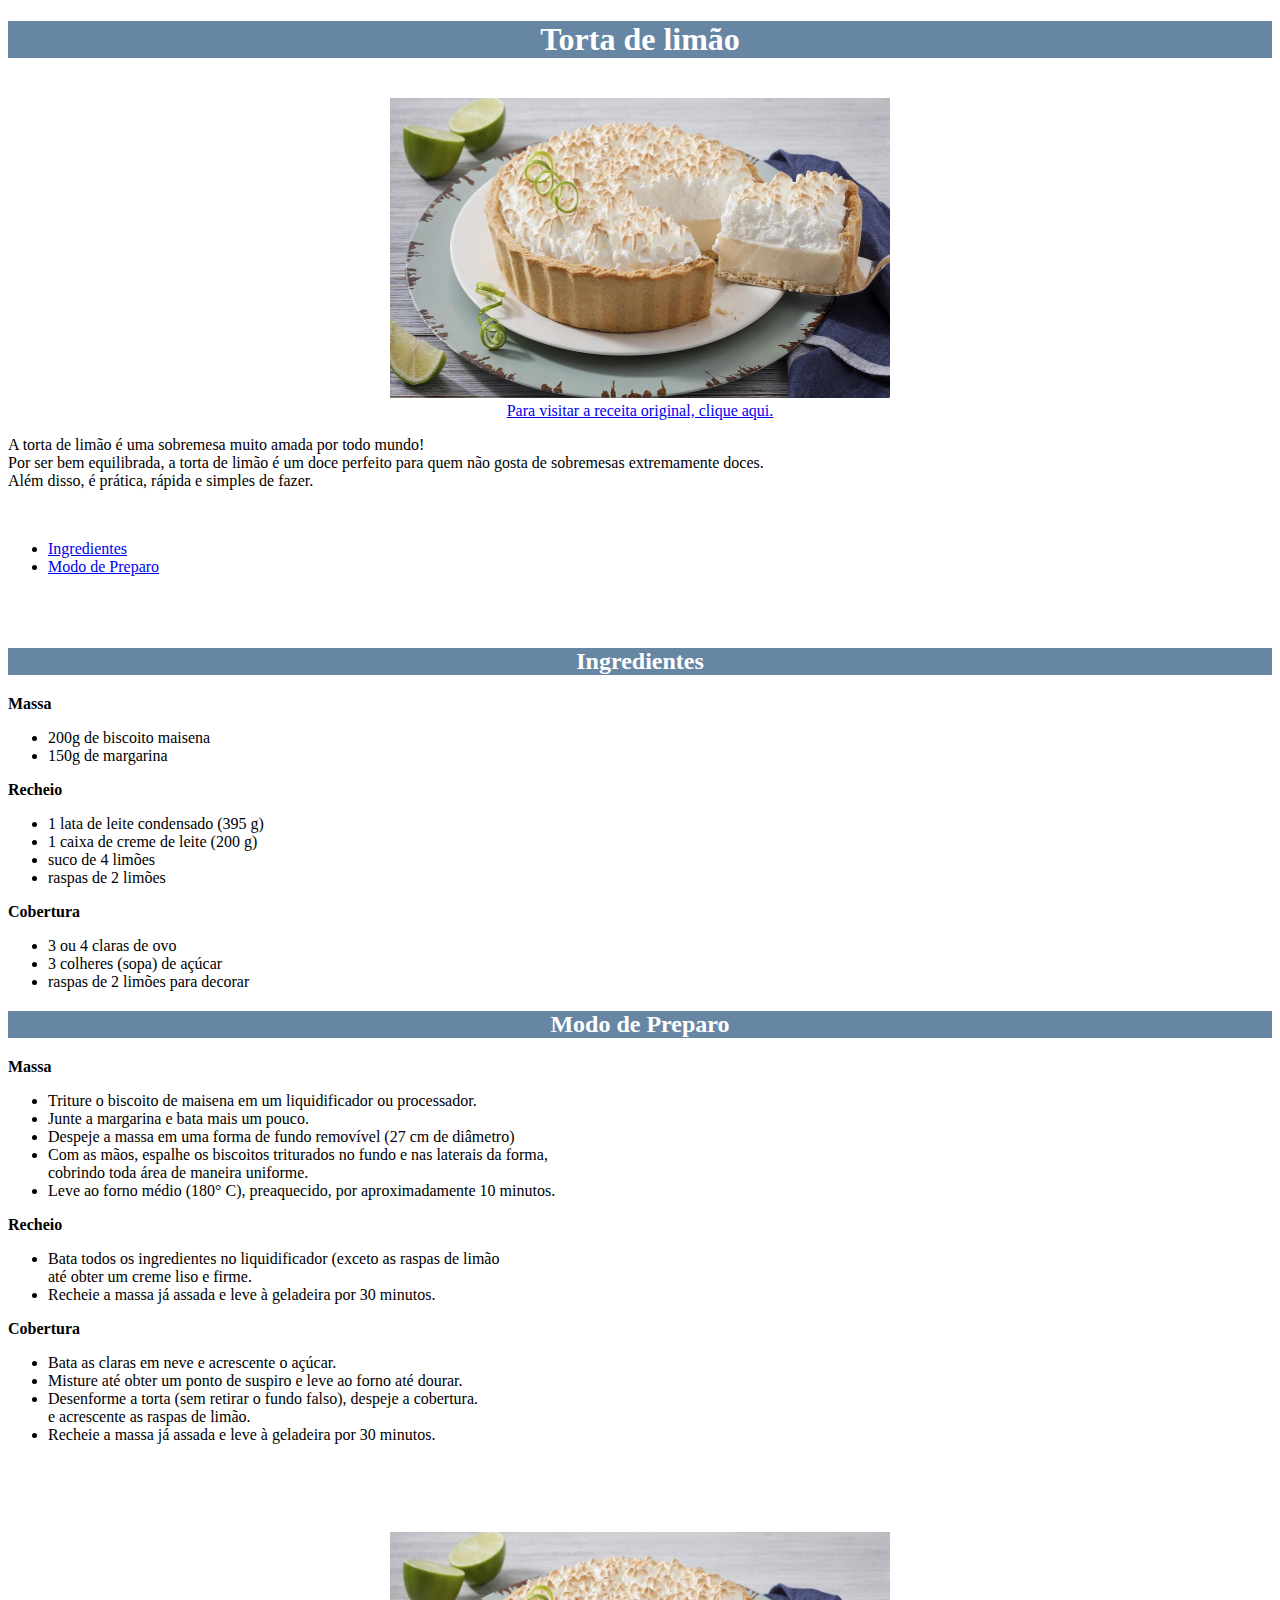
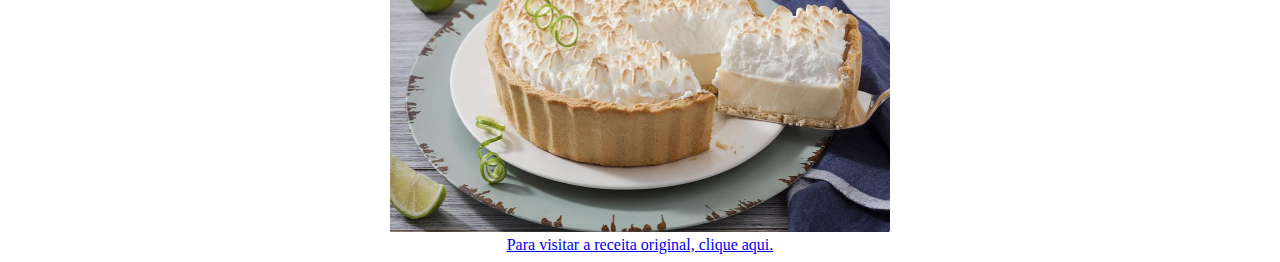
<file: Aula_04/index.html>
<!DOCTYPE html>
<html lang="pt">
<head >
    <meta charset="UTF-8">
    <meta http-equiv="X-UA-Compatible" content="IE=edge">
    <meta name="viewport" content="width=device-width, initial-scale=1.0">
    <title >Torta de limão</title>
    <link rel="stylesheet" href="css/style.css"/>
</head>

<body>
    
    <header>
        <h1 style="text-align: center;" class="Titulo1"><strong>Torta de limão</strong></h1>
        <br>
        <div style="text-align: center;">
            <img height="300" width="500" src="img/40b25559b85b265e885f55ec7c1e4d04_torta-limão-receitas-nestle_1200_600.jpg" alt="Torta de Limão">
            <br/>
            <a style="text-align: center;" href="https://www.tudogostoso.com.br/receita/104383-torta-de-limao.html">Para visitar a receita original, clique aqui.</a>
        </div>
       
        <p style="text-align:justify" >A torta de limão é uma sobremesa muito amada por todo mundo! 
        <br>Por ser bem equilibrada, a torta de limão é um doce perfeito para quem não gosta de sobremesas extremamente doces. 
        <br>Além disso, é prática, rápida e simples de fazer. </p>
        <br>
        <nav>
            <ul>
                <li><a href="#Ingredientes">Ingredientes</a></li>
                <li><a href="#Preparo">Modo de Preparo</a></li>
                   
            </ul>    
        
        </nav>


    </header>
      
    <br>
    <br>
    <section>
        <h2 style="display:block;text-align: center;" id="Ingredientes"><strong>Ingredientes</strong></h2>        


   
        <span>
            <strong>Massa</strong>
        </span>
        <ul>
            <li>200g de biscoito maisena</li>
            <li>150g de margarina</li>
        </ul>
   

        <span>
             <strong>Recheio</strong>
        </span>    
        <ul>
            <li>1 lata de leite condensado (395 g)</li>
            <li>1 caixa de creme de leite (200 g)</li>
            <li>suco de 4 limões</li>
            <li>raspas de 2 limões</li>
        </ul>
    

    
        <span>
             <strong>Cobertura</strong>
        </span>
        <ul>
            <li>3 ou 4 claras de ovo</li>
            <li>3 colheres (sopa) de açúcar</li>
            <li>raspas de 2 limões para decorar</li>
        </ul>
   

        </section>

    <section>       
        <h2 style="text-align: center;" id="Preparo">Modo de Preparo</h2>
        <span>
            <strong>Massa</strong>
        </span>
        <ul>
            <li>Triture o biscoito de maisena em um liquidificador ou processador.</li>
            <li>Junte a margarina e bata mais um pouco.</li>
            <li>Despeje a massa em uma forma de fundo removível (27 cm de diâmetro)</li>
            <li>Com as mãos, espalhe os biscoitos triturados no fundo e nas laterais da forma, <br/>
            cobrindo toda área de maneira uniforme.</li>
            <li>Leve ao forno médio (180° C), preaquecido, por aproximadamente 10 minutos.</li>
        </ul>
    
        <span>
            <strong>Recheio</strong>
        </span>
        <ul>
            <li>Bata todos os ingredientes no liquidificador (exceto as raspas de limão<br/>
                até obter um creme liso e firme.</li>
            <li>Recheie a massa já assada e leve à geladeira por 30 minutos.</li>
        </ul>
  
        <span>
            <strong>Cobertura</strong>
        </span>
        <ul>
            <li>Bata as claras em neve e acrescente o açúcar.</li>
            <li>Misture até obter um ponto de suspiro e leve ao forno até dourar.</li>
            <li>Desenforme a torta (sem retirar o fundo falso), despeje a cobertura.<br/>
                e acrescente as raspas de limão.</li>
            <li>Recheie a massa já assada e leve à geladeira por 30 minutos.</li>
        </ul>
    <br/>
    <br/>
    <br/>
    <br/>
    </section>
    
    <div style="text-align: center;">
        <img height="300" width="500" src="img/40b25559b85b265e885f55ec7c1e4d04_torta-limão-receitas-nestle_1200_600.jpg" alt="Torta de Limão">
    </div>

    <footer style="text-align: center;">
       <a href="https://www.tudogostoso.com.br/receita/104383-torta-de-limao.html">Para visitar a receita original, clique aqui.</a>
</footer>
</body>
</html>
</file>
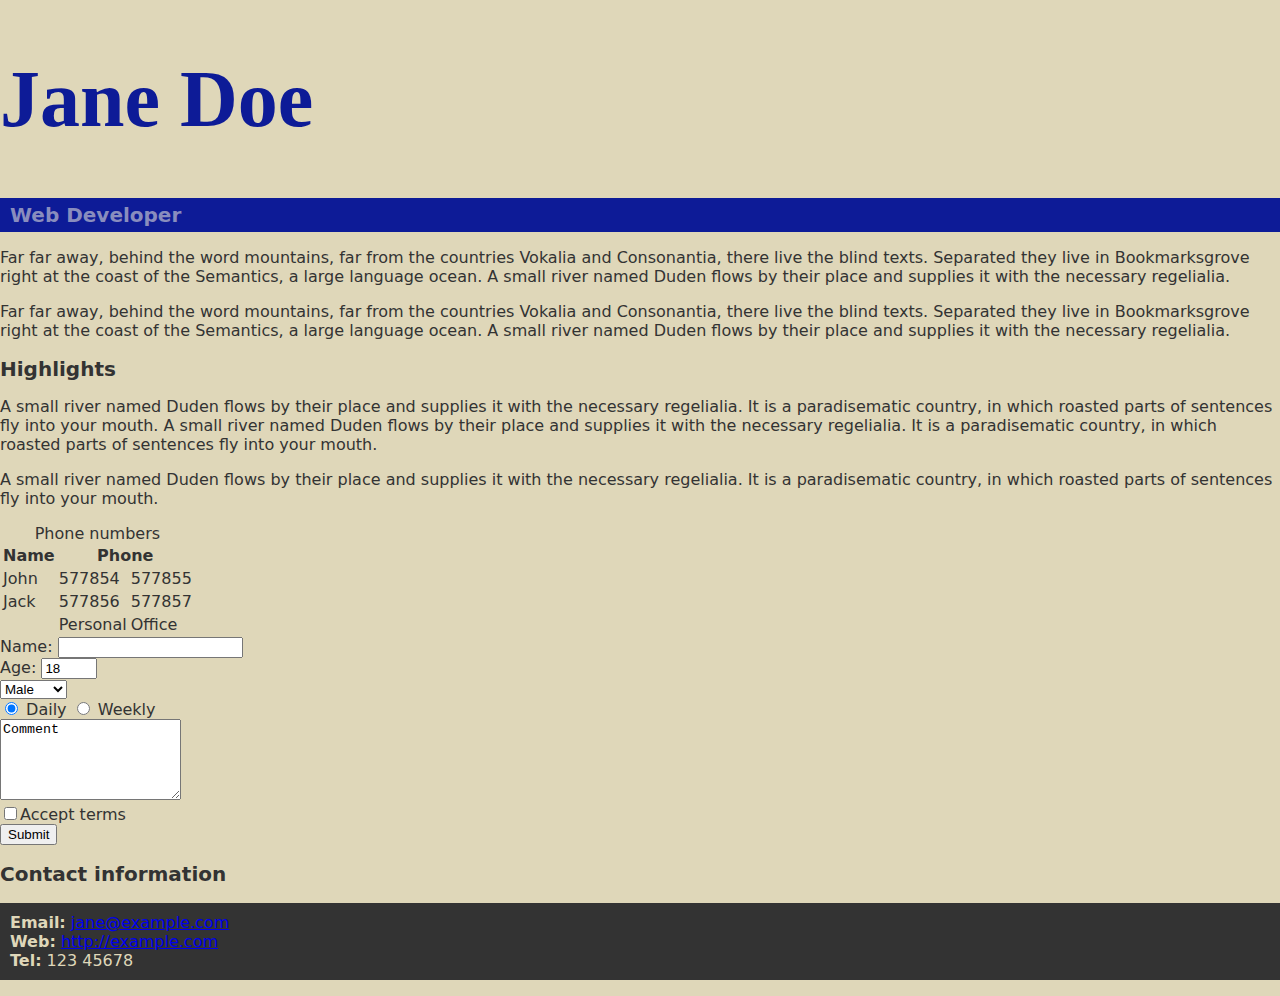
<file: Aula_07/index.html>
<!DOCTYPE html>
<html lang="en">

  <head>
    <meta charset="utf-8">
    <title>Jane Doe</title>
    <link rel="stylesheet" href="css/style.css"/>
    <link href="https://fonts.googleapis.com/icon?family=Material+Icons"
    rel="stylesheet"> 

  </head>

  <body>
    <header>
        <h1>Jane Doe</h1>
      <div class="job-title">Web Developer</div>
    </header>

    <main>
      <p>Far far away, behind the word mountains, far from the countries Vokalia and Consonantia, 
        there live the blind texts. Separated they live in Bookmarksgrove right at the coast of 
        the Semantics, a large language ocean. A small river named Duden flows by their place and 
        supplies it with the necessary regelialia.</p>
      <p>Far far away, behind the word mountains, far from the countries Vokalia and Consonantia, 
        there live the blind texts. Separated they live in Bookmarksgrove right at the coast of 
        the Semantics, a large language ocean. A small river named Duden flows by their place and 
        supplies it with the necessary regelialia.</p>

      <h2 id="high">Highlights</h2>

      <p>A small river named Duden flows by their place and supplies it with the necessary regelialia. 
        It is a paradisematic country, in which roasted parts of sentences fly into your mouth. 
        A small river named Duden flows by their place and supplies it with the necessary regelialia. 
        It is a paradisematic country, in which roasted parts of sentences fly into your mouth.</p>
      <p>A small river named Duden flows by their place and supplies it with the necessary regelialia. 
        It is a paradisematic country, in which roasted parts of sentences fly into your mouth.</p>


        <div><table><caption>Phone numbers</caption>
          <thead>
          <tr>
            <th>Name</th>
            <th colspan="2">Phone</th>
          </tr>
          </thead>
          <tbody>
          <tr>
            <td>John</td>
            <td>577854</td>
            <td>577855</td>
          </tr>
          <tr>
            <td>Jack</td>
            <td>577856</td>
            <td>577857</td>
          </tr>
          </tbody>
          <tfoot>
          <tr>
            <td>&nbsp;</td>
            <td>Personal</td>
            <td>Office</td>
          </tr>
          </tfoot>
          </table></div>

          <div>
            <form action="/action.php" method="post">
              Name: <input name="name" type="text" /> <br /> 
              Age: <input max="99" min="1" name="age" step="1" type="number" value="18" /> <br />
              <select name="gender">
              <option selected="selected" value="male">Male</option>
              <option value="female">Female</option>
              </select><br /> 
              <input checked="checked" name="newsletter" type="radio" value="daily" /> Daily <input name="newsletter" type="radio" value="weekly" /> Weekly<br />
              <textarea cols="20" name="comments" rows="5">Comment</textarea><br />
              <label><input name="terms" type="checkbox" value="tandc" />Accept terms</label> <br />
              <input type="submit" value="Submit" />
              </form>

              

          </div>

    </main>

    <footer>
      <h2>Contact information</h2>
      <ul>
        <li><strong>Email:</strong>
          <a href="mailto:jane@example.com">jane@example.com</a>
        </li>
        <li><strong>Web:</strong>
          <a href="http://example.com">http://example.com</a>
        </li>
        <li><strong>Tel:</strong> 123 45678</li>
      </ul>
    </footer>

  </body>

</html>
</file>
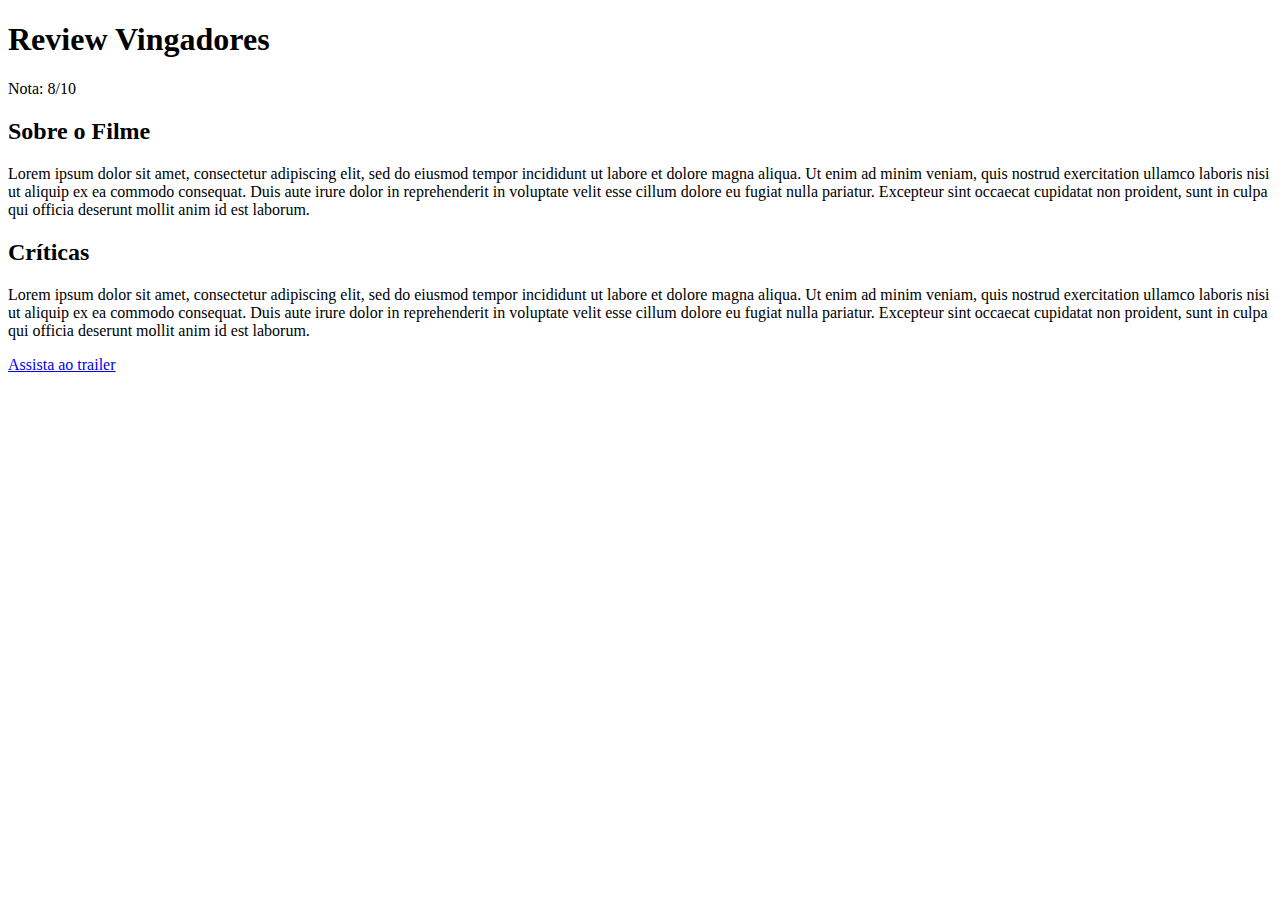
<file: Aula_08/index.html>
<!DOCTYPE html>
<html lang="en">
<head>
    <meta charset="UTF-8">
    <meta http-equiv="X-UA-Compatible" content="IE=edge">
    <meta name="viewport" content="width=device-width, initial-scale=1.0">
    <title>Review</title>
</head>
<body>

    <h1>Review Vingadores</h1>

    <div class="media-picture"></div>

    <span class="review-score">Nota: 8/10</span>

    <h2>Sobre o Filme</h2>

    <p>
        Lorem ipsum dolor sit amet, consectetur adipiscing elit, sed do eiusmod tempor incididunt ut labore et dolore magna
        aliqua. Ut enim ad minim veniam, quis nostrud exercitation ullamco laboris nisi ut aliquip ex ea commodo consequat.
        Duis aute irure dolor in reprehenderit in voluptate velit esse cillum dolore eu fugiat nulla pariatur. Excepteur
        sint occaecat cupidatat non proident, sunt in culpa qui officia deserunt mollit anim id est laborum.
    </p>

    <h2>Críticas</h2>

    <p>
        Lorem ipsum dolor sit amet, consectetur adipiscing elit, sed do eiusmod tempor incididunt ut labore et dolore magna
        aliqua. Ut enim ad minim veniam, quis nostrud exercitation ullamco laboris nisi ut aliquip ex ea commodo consequat.
        Duis aute irure dolor in reprehenderit in voluptate velit esse cillum dolore eu fugiat nulla pariatur. Excepteur
        sint occaecat cupidatat non proident, sunt in culpa qui officia deserunt mollit anim id est laborum.
    </p>

    <a href="http://">Assista ao trailer</a>

</body>
</html>
</file>
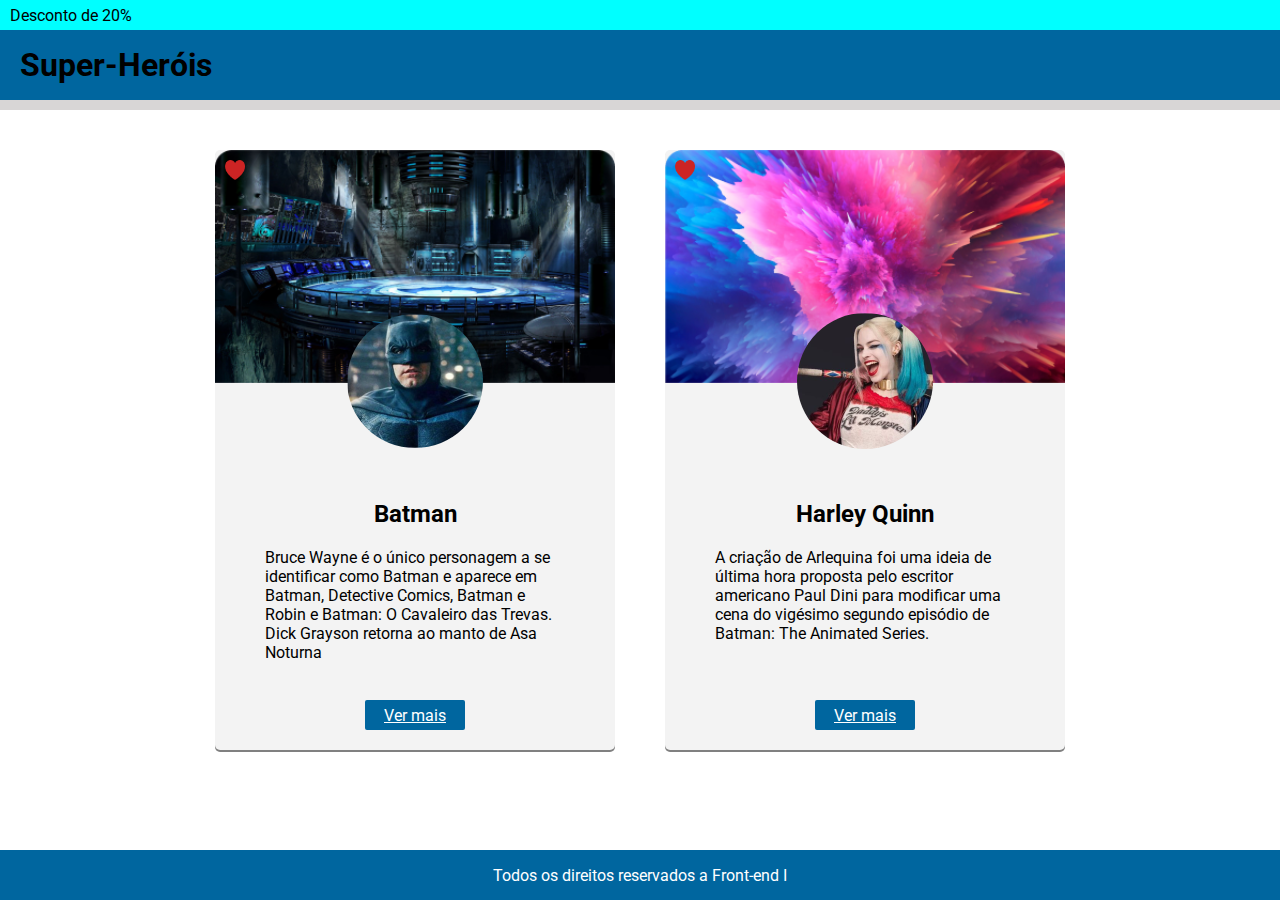
<file: Aula_10/index.html>
<!DOCTYPE html>
<html lang="en">
<head>
    <meta charset="UTF-8">
    <meta http-equiv="X-UA-Compatible" content="IE=edge">
    <meta name="viewport" content="width=device-width, initial-scale=1.0">
    <link rel="stylesheet" href="css/style.css">
    <title>Heróis</title>
</head>
<body>
      
    <header>
        <div class="discountBar"><span>Desconto de 20%</span></div>  
        <h1>
            Super-Heróis
        </h1>
    </header>

    <main class="main-container">
        <div class="card">
            <div class="card_Img">
                <img  class="like" src="img/like.png" alt="like">
                <img class="background_img " src="img/batman_background.png" alt="">
                <div>
                    <img class="hero_Img" src="img/batman.png" alt="Batman">
                </div>    
            </div>
            <div class="card_Text">
                <h2>Batman</h2>
                <p>
                    Bruce Wayne é o único personagem a se identificar como Batman e aparece em Batman, Detective Comics, Batman e Robin e Batman: O Cavaleiro das Trevas. Dick Grayson retorna ao manto de Asa Noturna
                </p>
            </div>
            <div class="card_Button">
                <a href="#">Ver mais</a>
            </div>
        </div>

        <div class="card">
            <div class="card_Img">
                <img  class="like" src="img/like.png" alt="like">
                <img class="background_img" src="img/harleyquinn_background.png" alt="">
                <div>
                    <img class="hero_Img" src="img/harleyquinn.png" alt="Harley Quinn"> 
                </div> 
            </div>            
            <div class="card_Text">
                <h2>Harley Quinn</h2>
                <p> 
                    A criação de Arlequina foi uma ideia de última hora proposta pelo escritor americano Paul Dini para modificar uma cena do vigésimo segundo episódio de Batman: The Animated Series.
                </p>
            </div>
            <div  class="card_Button">
                <a href="#">Ver mais</a>
            </div>
        </div>
      

    </main>

    <footer>
        <span>Todos os direitos reservados a Front-end I</span>
    </footer>
    
</body>
</html>
</file>
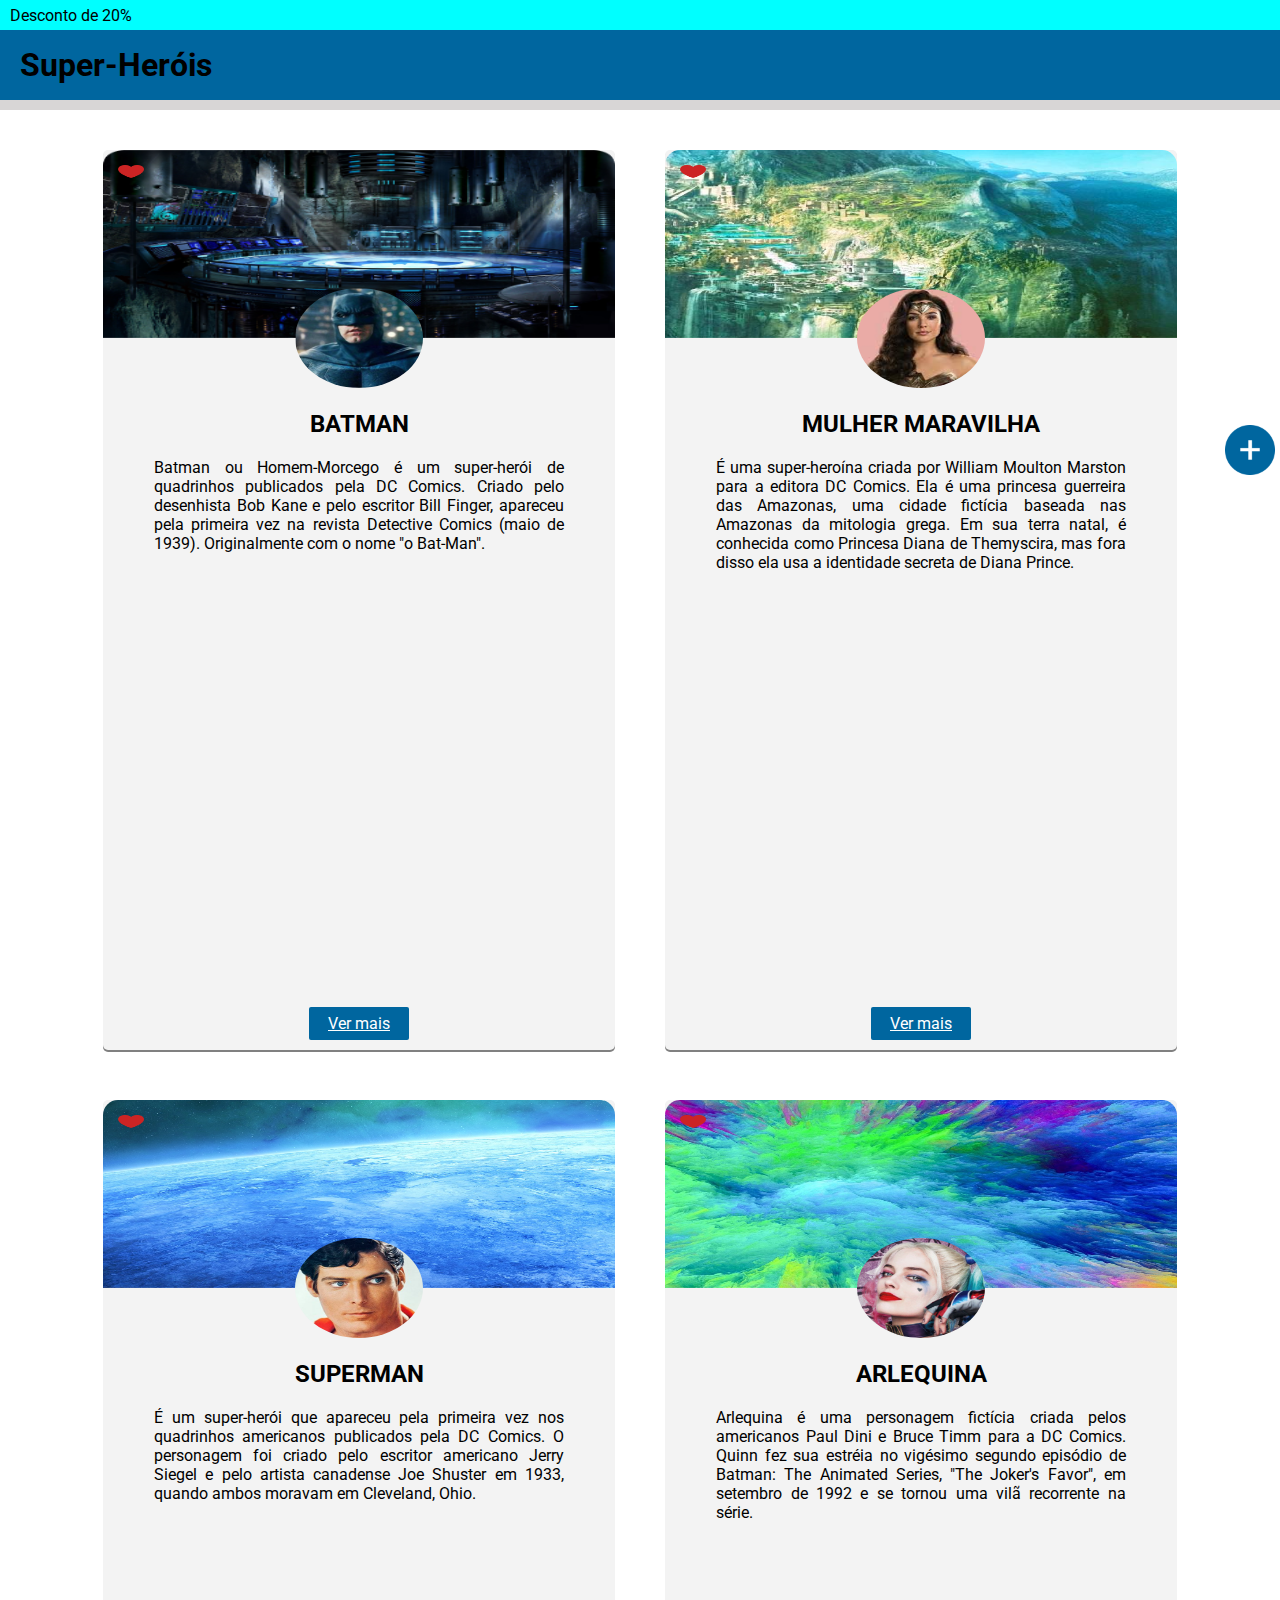
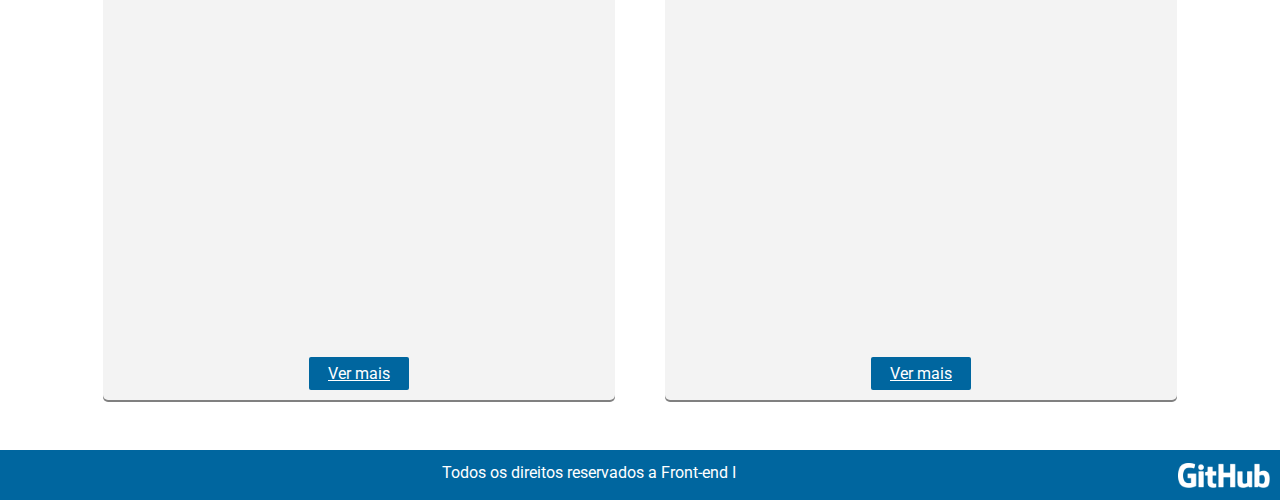
<file: Aula_14/index.html>
<!DOCTYPE html>
<html lang="en">

<head>
    <meta charset="UTF-8">
    <meta http-equiv="X-UA-Compatible" content="IE=edge">
    <meta name="viewport" content="width=device-width, initial-scale=1.0">
    <link rel="stylesheet" href="css/style.css">
    <title>Heróis</title>
</head>

<body>
    <header>
        <div class="discountBar"><span>Desconto de 20%</span></div>
        <h1>
            Super-Heróis
        </h1>
    </header>
    <div class="sinal">
        <img src="img/plus_sign.png" alt="Sinal de Mais" class="plusback">
        <img src="img/+.png" alt="" class="plussign">
    </div>
    <main class="main-container">
       
        <div class="card">
            <div class="card_Img">
                <img class="like" src="img/like.png" alt="like">
                <img class="background_img " src="img/batman_background.png" alt="">
                <img class="hero_Img" src="img/batman.png" alt="Batman">
            </img>
            </div>
            <div class="card_Text">
                <h2>BATMAN</h2>
                <p>
                    Batman ou Homem-Morcego é um super-herói de quadrinhos publicados pela DC Comics. Criado pelo
                    desenhista Bob Kane e pelo escritor Bill Finger, apareceu pela primeira vez na revista Detective
                    Comics (maio de 1939). Originalmente com o nome "o Bat-Man".
                </p>
            </div>
            <div class="card_Button">
                <a href="#">Ver mais</a>
            </div>
        </div>

        <div class="card">
            <div class="card_Img">
                <img class="like" src="img/like.png" alt="like">
                <img class="background_img" src="img/wonderwoman_background.png" alt="">
                <img class="hero_Img" src="img/wonderwoman.png" alt="Wonder Woman">
            </div>
            <div class="card_Text">
                <h2>MULHER MARAVILHA</h2>
                <p>
                    É uma super-heroína criada por William Moulton Marston para a editora DC Comics. Ela é uma princesa
                    guerreira das Amazonas, uma cidade fictícia baseada nas Amazonas da mitologia grega. Em sua terra
                    natal, é conhecida como Princesa Diana de Themyscira, mas fora disso ela usa a identidade secreta de
                    Diana Prince.
                </p>
            </div>
            <div class="card_Button">
                <a href="#">Ver mais</a>
            </div>
        </div>

        <div class="card">
            <div class="card_Img">
                <img class="like" src="img/like.png" alt="like">
                <img class="background_img " src="img/superman_background.png" alt="">
                <img class="hero_Img" src="img/superman.png" alt="Batman">
            </div>
            <div class="card_Text">
                <h2>SUPERMAN</h2>
                <p>
                    É um super-herói que apareceu pela primeira vez nos quadrinhos americanos publicados pela DC Comics.
                    O personagem foi criado pelo escritor americano Jerry Siegel e pelo artista canadense Joe Shuster em
                    1933, quando ambos moravam em Cleveland, Ohio.
                </p>
            </div>
            <div class="card_Button">
                <a href="#">Ver mais</a>
            </div>
        </div>

        <div class="card">
            <div class="card_Img">
                <img class="like" src="img/like.png" alt="like">
                <img class="background_img " src="img/arlequinabackgrounimg.png" alt="">
                <img class="hero_Img" src="img/arlequina.png" alt="Batman">
            </div>
            <div class="card_Text">
                <h2>ARLEQUINA</h2>
                <p>
                    Arlequina é uma personagem fictícia criada pelos americanos Paul Dini e Bruce Timm para a DC Comics.
                    Quinn fez sua estréia no vigésimo segundo episódio de Batman: The Animated Series, "The Joker's
                    Favor", em setembro de 1992 e se tornou uma vilã recorrente na série.
                </p>
            </div>
            <div class="card_Button">
                <a href="#">Ver mais</a>
            </div>
        </div>

    </main>

    <footer>

        <p>Todos os direitos reservados a Front-end I</p>
        <img src="img/github.png" alt="GitHub Logo">

    </footer>

</body>

</html>
</file>
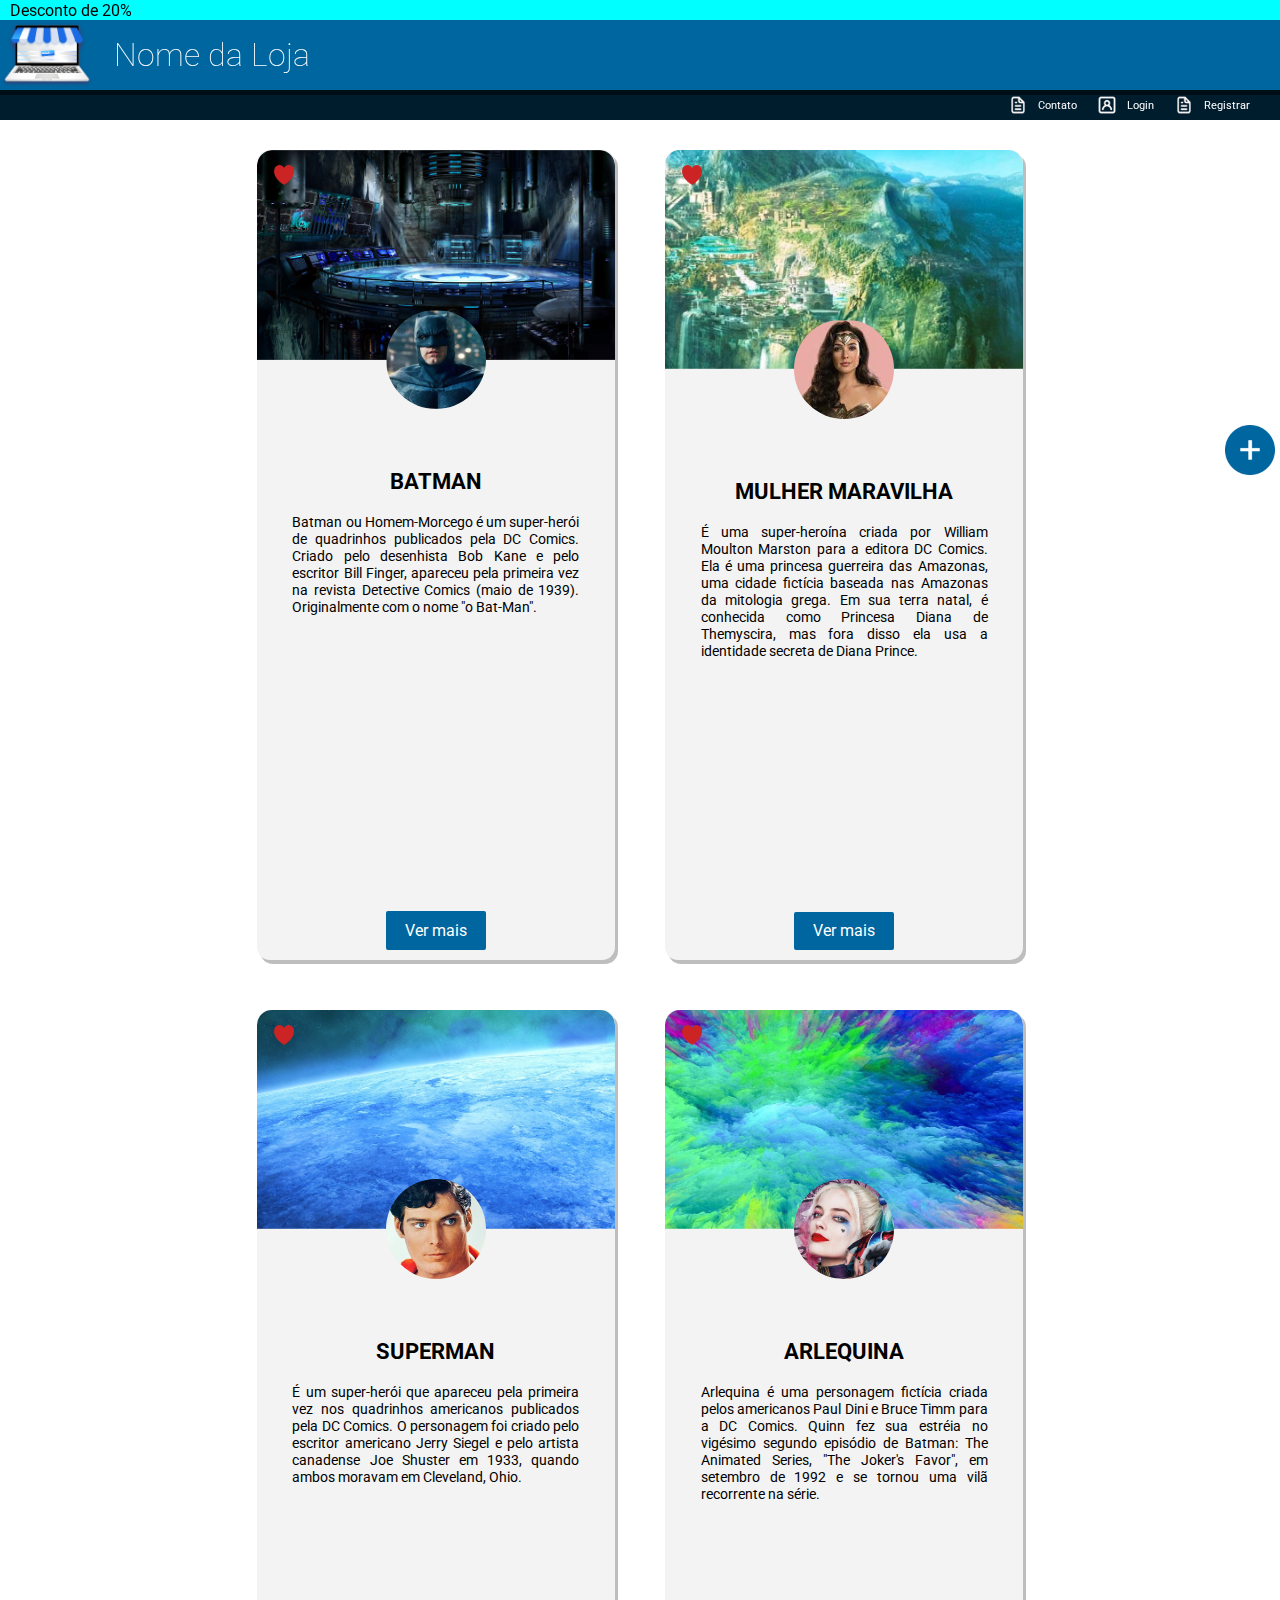
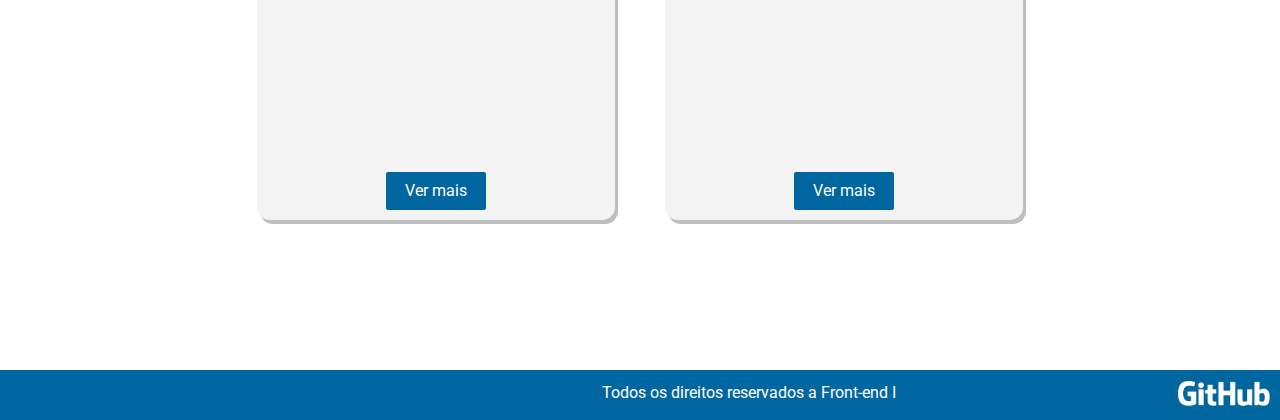
<file: Aula_16/index.html>
<!DOCTYPE html>
<html lang="en">

<head>
    <meta charset="UTF-8">
    <meta http-equiv="X-UA-Compatible" content="IE=edge">
    <meta name="viewport" content="width=device-width, initial-scale=1.0">
    <link rel="stylesheet" href="css/style.css">
    <title>Heróis</title>
</head>

<body>
    <header>
        <div class="discountBar"><span>Desconto de 20%</span></div>
        <div class= "loja">
            <a href="index.html"><img src="img/loja.png" alt="Logo Loja"></img></a>
            <h1>
                Nome da Loja
            </h1>
        </div>
        <div class="menu">
            <nav>
                <ul>
                    <li><img src="img/contato.png" class="account-img" alt=""><a href="contato.html">Contato</a></li>
                    <li><img src="img/Account.png" alt="account-img" class="account-img"><a href="login.html">Login</a></li>
                    <li><img src="img/contato.png" class="account-img" alt=""><a href="register.html">Registrar</a></li>
                </ul>
            </nav>
        </div>
    </header>
    <div class="sinal">
        <a href="#"></a>
        <img src="img/plus_sign.png" alt="Sinal de Mais" class="plusback">
        <img src="img/+.png" alt="" class="plussign">
    </div>
    <main class="main-container">
       
        <div class="card">
            <div class="card_Img">
                <a href="#"><img class="like" src="img/like.png" alt="like"></a>
                <img class="background_img " src="img/batman_background.png" alt="">
                <img class="hero_Img" src="img/batman.png" alt="Batman">
            </img>
            </div>
            <div class="card_Text">
                <h2>BATMAN</h2>
                <p>
                    Batman ou Homem-Morcego é um super-herói de quadrinhos publicados pela DC Comics. Criado pelo
                    desenhista Bob Kane e pelo escritor Bill Finger, apareceu pela primeira vez na revista Detective
                    Comics (maio de 1939). Originalmente com o nome "o Bat-Man".
                </p>
            </div>
            <div class="card_Button">
                <a href="#">Ver mais</a>
            </div>
        </div>

        <div class="card">
            <div class="card_Img">
                <a href="#"><img class="like" src="img/like.png" alt="like"></a>
                <img class="background_img" src="img/wonderwoman_background.png" alt="">
                <img class="hero_Img" src="img/wonderwoman.png" alt="Wonder Woman">
            </div>
            <div class="card_Text">
                <h2>MULHER MARAVILHA</h2>
                <p>
                    É uma super-heroína criada por William Moulton Marston para a editora DC Comics. Ela é uma princesa
                    guerreira das Amazonas, uma cidade fictícia baseada nas Amazonas da mitologia grega. Em sua terra
                    natal, é conhecida como Princesa Diana de Themyscira, mas fora disso ela usa a identidade secreta de
                    Diana Prince.
                </p>
            </div>
            <div class="card_Button">
                <a href="#">Ver mais</a>
            </div>
        </div>

        <div class="card">
            <div class="card_Img">
                <a href="#"><img class="like" src="img/like.png" alt="like"></a>
                <img class="background_img " src="img/superman_background.png" alt="">
                <img class="hero_Img" src="img/superman.png" alt="Batman">
            </div>
            <div class="card_Text">
                <h2>SUPERMAN</h2>
                <p>
                    É um super-herói que apareceu pela primeira vez nos quadrinhos americanos publicados pela DC Comics.
                    O personagem foi criado pelo escritor americano Jerry Siegel e pelo artista canadense Joe Shuster em
                    1933, quando ambos moravam em Cleveland, Ohio.
                </p>
            </div>
            <div class="card_Button">
                <a href="#">Ver mais</a>
            </div>
        </div>

        <div class="card">
            <div class="card_Img">
                <a href="#"><img class="like" src="img/like.png" alt="like"></a>
                <img class="background_img " src="img/arlequinabackgrounimg.png" alt="">
                <img class="hero_Img" src="img/arlequina.png" alt="Batman">
            </div>
            <div class="card_Text">
                <h2>ARLEQUINA</h2>
                <p>
                    Arlequina é uma personagem fictícia criada pelos americanos Paul Dini e Bruce Timm para a DC Comics.
                    Quinn fez sua estréia no vigésimo segundo episódio de Batman: The Animated Series, "The Joker's
                    Favor", em setembro de 1992 e se tornou uma vilã recorrente na série.
                </p>
            </div>
            <div class="card_Button">
                <a href="descricao.html">Ver mais</a>
            </div>
        </div>

    </main>

    <footer>
        <div>
            <p>Todos os direitos reservados a Front-end I</p>
        </div>
        <div class="github">
            <a href="https://github.com/Claudiolitt">
                <img src="img/github.png" alt="GitHub Logo">
            </a>
        </div>

    </footer>

</body>
</html>
</file>
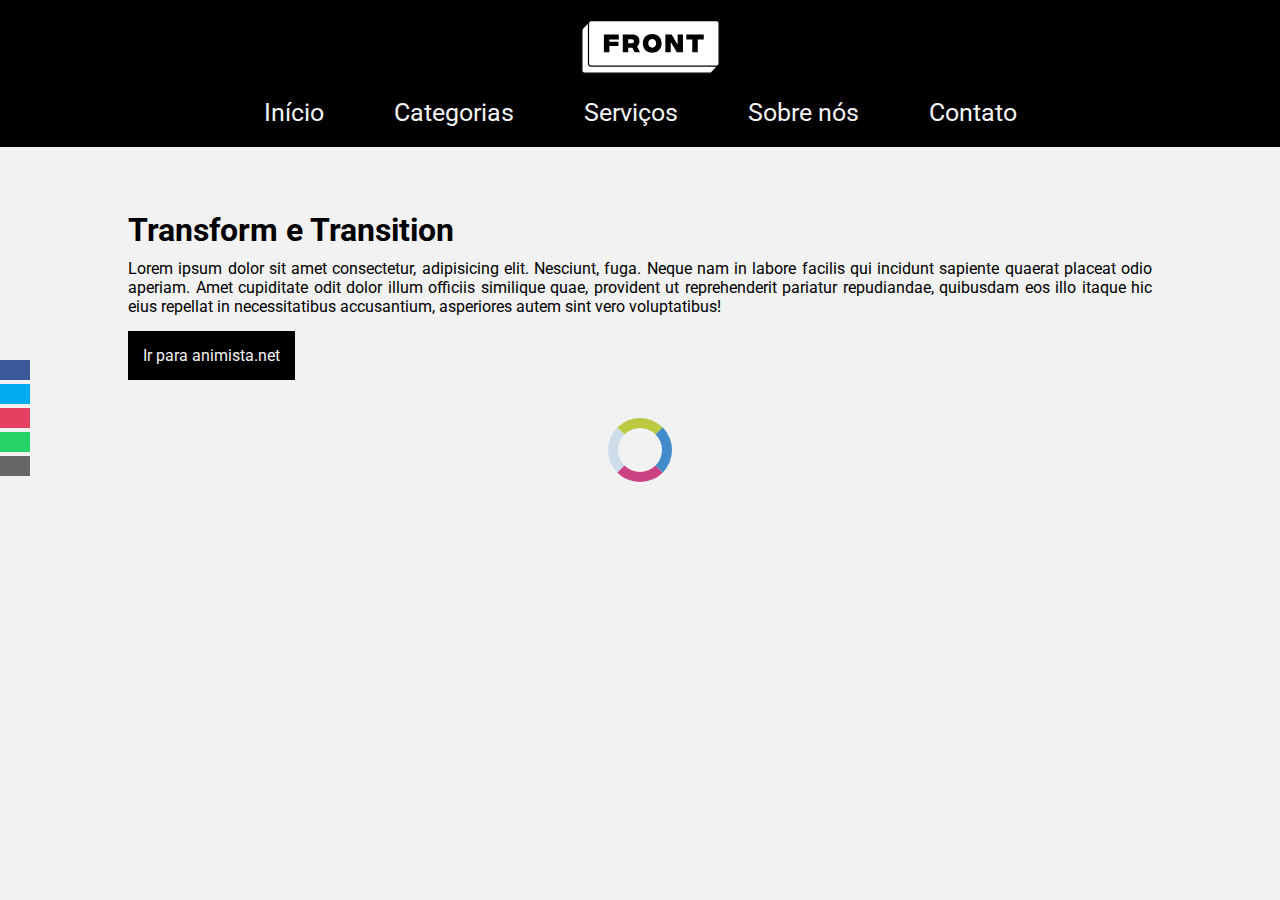
<file: Aula_19/index.html>
<!DOCTYPE html>
<html lang="pt-BR">
<head>
    <meta charset="UTF-8">
    <meta http-equiv="X-UA-Compatible" content="IE=edge">
    <meta name="viewport" content="width=device-width, initial-scale=1.0">
    <title>CSS avançado</title>
    <link rel="stylesheet" href="https://use.fontawesome.com/releases/v5.15.3/css/all.css" integrity="sha384-SZXxX4whJ79/gErwcOYf+zWLeJdY/qpuqC4cAa9rOGUstPomtqpuNWT9wdPEn2fk" crossorigin="anonymous">
    <link rel="stylesheet" href="css/style_base.css">

</head>
<body >
    <header>
        <img class="logo" src="img/logo.svg" alt="">
		<nav>
			<ul>
				<li><a href="#">Início</a></li>
				<li><a href="#">Categorias</a></li>
				<li><a href="#">Serviços</a></li>
				<li><a href="#">Sobre nós</a></li>
				<li><a href="#">Contato</a></li>
			</ul>
		</nav>
	</header>
    <aside class="social">
		<ul>
			<li><a href="#" target="_blank" class="icon-facebook"><i class="fab fa-facebook"></i></a></li>
			<li><a href="#" target="_blank" class="icon-twitter"><i class="fab fa-twitter"></i></a></li>
			<li><a href="#" target="_blank" class="icon-instagram"><i class="fas fa-camera"></i></a></li>
			<li><a href="#" target="_blank" class="icon-whatsapp"><i class="fas fa-comment"></i></a></li>
			<li><a href="mailto:lromiglia@digitalhouse.com" class="icon-mail"><i class="fas fa-envelope"></i></a></li>
		</ul>
    </aside>
    <section class="container ">
        <h1>Transform e Transition</h1>
        <p>Lorem ipsum dolor sit amet consectetur, adipisicing elit. Nesciunt, fuga. Neque nam in labore facilis qui incidunt sapiente quaerat placeat odio aperiam. Amet cupiditate odit dolor illum officiis similique quae, provident ut reprehenderit pariatur repudiandae, quibusdam eos illo itaque hic eius repellat in necessitatibus accusantium, asperiores autem sint vero voluptatibus!</p>
        <a href="https://animista.net/" target="_blank">Ir para animista.net</a>
        
    </section>
    <span class="spinner"></span>
</body>
</html>
</file>
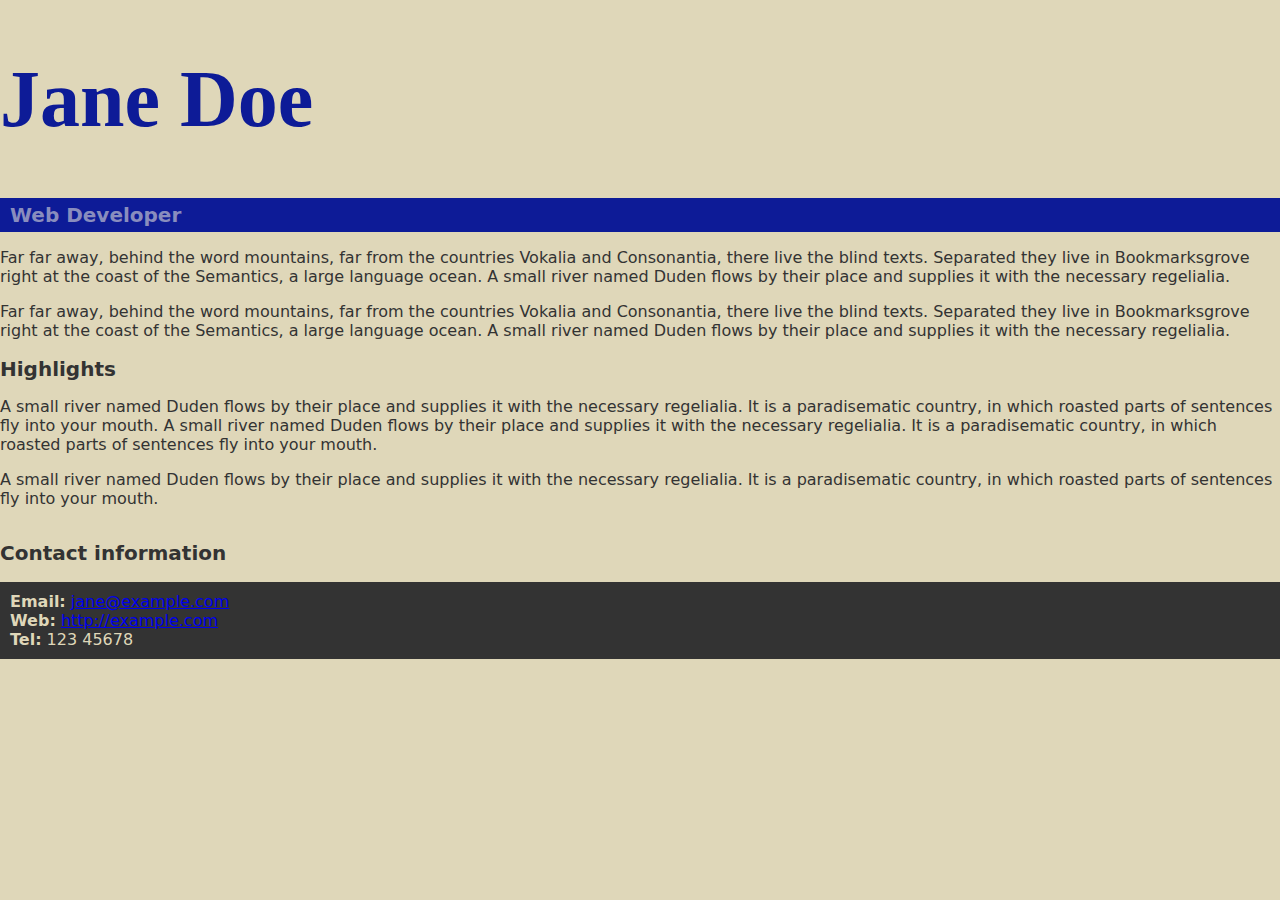
<file: Aula_7/index.html>
<!DOCTYPE html>
<html lang="en">

  <head>
    <meta charset="utf-8">
    <title>Jane Doe</title>
    <link rel="stylesheet" href="css/style.css"/>
    <link href="https://fonts.googleapis.com/icon?family=Material+Icons"
    rel="stylesheet"> 

  </head>

  <body>
    <header>
        <h1>Jane Doe</h1>
      <div class="job-title">Web Developer</div>
    </header>

    <main>
      <p>Far far away, behind the word mountains, far from the countries Vokalia and Consonantia, 
        there live the blind texts. Separated they live in Bookmarksgrove right at the coast of 
        the Semantics, a large language ocean. A small river named Duden flows by their place and 
        supplies it with the necessary regelialia.</p>
      <p>Far far away, behind the word mountains, far from the countries Vokalia and Consonantia, 
        there live the blind texts. Separated they live in Bookmarksgrove right at the coast of 
        the Semantics, a large language ocean. A small river named Duden flows by their place and 
        supplies it with the necessary regelialia.</p>

      <h2 id="high">Highlights</h2>

      <p>A small river named Duden flows by their place and supplies it with the necessary regelialia. 
        It is a paradisematic country, in which roasted parts of sentences fly into your mouth. 
        A small river named Duden flows by their place and supplies it with the necessary regelialia. 
        It is a paradisematic country, in which roasted parts of sentences fly into your mouth.</p>
      <p>A small river named Duden flows by their place and supplies it with the necessary regelialia. 
        It is a paradisematic country, in which roasted parts of sentences fly into your mouth.</p>

    </main>

    <footer>
      <h2>Contact information</h2>
      <ul>
        <li><strong>Email:</strong>
          <a href="mailto:jane@example.com">jane@example.com</a>
        </li>
        <li><strong>Web:</strong>
          <a href="http://example.com">http://example.com</a>
        </li>
        <li><strong>Tel:</strong> 123 45678</li>
      </ul>
    </footer>

  </body>

</html>
</file>
<file: Aula_04/css/style.css>
.Titulo1 {
    background-color:  rgb(103, 134, 163);
    color: white;
    style="font-size: 70; 
    text-align: center;
}

h2{
background-color:   rgb(103, 134, 163);
color: #FFFFFF;

}
</file>
<file: Aula_07/css/style.css>
body{
    background-color: rgb(223, 215, 185);
    color: rgb(51, 51, 51);
    font-family: Arial, Helvetica, sans-serif;

}

h1{
    font-family: Georgia, 'Times New Roman', Times, serif;
    color: #0d1b97;
    font-size: 40px;

}

h1::before {  
    transform: scaleX(0);
    transform-origin: bottom right;
  }
  
  h1:hover::before {
    transform: scaleX(1);
    transform-origin: bottom left;
  }
  
  h1::before {
    content: " ";
    display: block;
    position: absolute;
    top: 0; right: 0; bottom: 0; left: 0;
    inset: 0 0 0 0;
    background: rgb(122, 166, 189);
    z-index: -1;
    transition: transform .20s ease;
  }
  
  h1 {
    position: relative;
    font-size: 5rem;
  }
  
  
  body {
    min-block-size: 100%;
    min-inline-size: 100%;
    margin: 0;
    box-sizing: border-box;
    display: grid;
    place-content: center;
    font-family: system-ui, sans-serif;
  }
  

h2{
    font-size: 20px;

}


.job-title  {
    background-color:  rgb(13 , 27, 151);
    color: #898dbe;
    font-size: 20px;
    font-weight: bold;
    padding: 5px 10px 5px 10px;
    
}

ul{
background-color:   #333333;
color: rgb(223,215,185);
padding:10px;

}
</file>
<file: Aula_10/css/style.css>
@import url('https://fonts.googleapis.com/css2?family=Roboto:wght@500&display=swap');

*{
    box-sizing: border-box;
    margin: 0;
    padding: 0;
    font-family: Roboto, sans-serif;
 }



header {
    height: 100px;
    position: fixed;
    width: 100%;
    box-shadow: 0px 10px 0px 0px #d8d6d6;
    z-index: 2;
    top: 0;
 }

.discountBar {
    display: flex;
    align-items: center;
    background-color: aqua;
    height: 30px;
    padding-left: 10px;
 }

h1 {
    display: flex;
    align-items: center;
    padding-left: 20px;
    background-color: #00669F;
    height: 70px;
    
 }



main {
    margin-top: 50px;
    height: 800px;
    display: flex;
    flex-direction: row;
    gap: 50px;
    justify-content: center;
    align-items: center;
 }

.card {
    height: 600px;
    width: 400px;
    display: flex;
    flex-direction: column;
    justify-items: center;
    align-items: center;
    background-color:#F3F3F3;
    border-radius: 5px;
    box-shadow: 0px 2px 0px 0px gray
 }

.card_Img {
    height: 350px;
    width: 100%;
    display: flex;
    flex-direction:column;
    align-items: center;

 }

.like {
    height: 20px;
    width: 20px;
    position: absolute; 
    align-self: flex-start;
    margin-top: 10px;
    margin-left: 10px;
        
 }

.card_Text {
    width: 300px;
    height: 100px;
 }

h2 {
    font-weight: bold;
    text-align: center;
    margin-bottom: 20px;
 }

.background_img {
    justify-self: flex-start;
    height: 400px;
    width: 100%;

 }

.hero_Img {
    position: relative;
    border-radius: 50%;
    bottom:50%;
 }

.card_Button {
    position: relative;
    bottom: -100px;
    display: flex;
    justify-content: center;
    align-items: center;
    background-color: #00669F;
    height: 30px;
    width: 100px;
    border-radius: 2px;
 }

.card_Button a {
    color: white;
 }

footer {
    padding-bottom: 0px;
    display: flex;
    background-color: #00669F;
    height: 50px;
    width: 100%;
    align-items: center;
    justify-content: center;
 }

footer span {
    color: white;
 }
</file>
<file: Aula_14/css/style.css>
@import url('https://fonts.googleapis.com/css2?family=Roboto:wght@500&display=swap');

*{
    box-sizing: border-box;
    margin: 0;
    padding: 0;
    font-family: Roboto, sans-serif;
}

    
body {
    width: 100%;
    min-height: fit-content;
}

header {
    height: 100px;
    position: fixed;
    width: 100%;
    box-shadow: 0px 10px 0px 0px #d8d6d6;
    z-index: 2;
    top: 0;
}

.discountBar {
    display: flex;
    align-items: center;
    background-color: aqua;
    height: 30px;
    padding-left: 10px;
}

h1 {
    display: flex;
    align-items: center;
    padding-left: 20px;
    background-color: #00669F;
    height: 70px;
    
}

main {
    margin-top: 150px;
    margin-bottom: 50px;
    height: fit-content; 
    display: flex;
    flex-wrap: wrap;
    gap: 50px;
    justify-content: center;
    align-items: center;
}

.card {
    height: 80vh;
    width: 40%;
    display: flex;
    flex-direction: column;
    justify-items: center;
    align-items: center;
    background-color:#F3F3F3;
    border-radius: 5px;
    box-shadow: 0px 2px 0px 0px gray
}

.card_Img {
    height: 250px;
    width: 100%;
    position: relative;
    display: flex;
    flex-direction: column;
    align-items: center;

}
.sinal {
    height: fit-content;
    position: fixed;
    right: 0;
    top: 50%;
    margin-right: 30px;
    display: flex;
    align-items: center;
    justify-content: center;
}

.plusback {
    z-index: 0;
}

.plussign {
    position: fixed;
    z-index: 10;
    height: 20px;
    width: 20px;
}

.plusback {
    height: 50px;
    width: 50px;
    position: fixed;
    left: 1;


}

img:nth-child(1) {
    z-index: 10;
}
.like {
    height: 5%;
    width: 5%;
    position: absolute; 
    align-self: flex-start;
    margin-top: 15px;
    margin-left: 15px;
        
}

.card_Text {
    width: 80%;
    height: 80%;
    margin: 10px;
    
}

.card_Text p {
    font-size: 1em;
    text-align: justify;
}

h2 {
    font-weight: bold;
    text-align: center;
    margin-bottom: 20px;
}

.background_img {
    border-radius: 15px 15px 0px 0px;
    justify-self: flex-start;
    height: 75%;
    width: 100%;

}

.hero_Img {
    height: 100px;
    width: 25%;
    position: relative;
    border-radius: 50%;
    top: -50px;
    
}

.card_Button {
    height: 40px;
    width: 100px;
    position: relative;
    display: flex;
    justify-content: center;
    align-items: center;
    background-color: #00669F;
    border-radius: 2px;
    margin-bottom: 10px;
 
}

.card_Button a {
    color: white;
}

footer {
    bottom: 0;
    min-width: 100%;
    display: flex;
    background-color: #00669F;
    height: 50px;
    align-items: center;
    justify-content: space-between;
    padding-right: 10px;

}

footer p{
    margin-top: auto;
    margin-bottom: auto;
    margin-left: auto;
    margin-right: auto;
    color: white;
    height: 25px;    
}

footer img {
    height: 25px;
}

@media  (max-width:460px) {

    
    .card {
        width: 70%;
        height: 80vh ;
    }
    
    
}

@media (min-width:461px)  {

       
    .card {
        width: 70%;
        height: 100vh ;
    }

    
}

@media (min-width:780px) {




    .card {
        width: 40%;
        height: 100vh ;
    }

    
}
</file>
<file: Aula_16/css/style.css>
@import url('https://fonts.googleapis.com/css2?family=Roboto:wght@500&display=swap');

*{
    box-sizing: border-box;
    margin: 0;
    padding: 0;
    font-family: Roboto, sans-serif;
}

    
body {
    width: 100%;
    min-height: fit-content;
}

header {
    height: 80px;
    position: fixed;
    width: 100%;
    z-index: 199 ;
    top: 0;
}

.menu  {
    margin-top:0px;
    width: 100%;
    display: flex;
    flex-direction: row;
    justify-content: flex-end;
    align-items: center;
    background:#001D2D ;
    padding-right: 20px;
    height: 25px;
    font-size: 0.70rem;
}

.menu ul {
    display: flex;
    align-items: center;
    list-style: none;
}

.menu ul li, .menu ul li a {
    color: white;
    display: flex;
    align-items: center;
    margin: 5px;
    text-decoration: none;
   

}

header a img {
    height: 70px;
}
.menu ul li:hover,.menu ul li a:hover  {
    cursor: pointer;
    color: #1CD1B0;
    text-decoration: underline;
}
.account-img { 
    color: white;
    height: 20px;
    width: 20px;
    margin: 5px;
}

.loja {
    height: 70px;
    display: flex;
    position: relative;
    align-items: center;
    background-color: #00669F;
    box-shadow: 0px 5px 0px 0px rgb(0, 0, 0, 0.5);
    z-index: 100;
}

.discountBar {
    display: flex;
    align-items: center;
    background-color: aqua;
    height: 20px;
    padding-left: 10px;
}

h1 {
    display: flex;
    align-items: center;
    padding-left: 20px;
    background-color: #00669F;
    height: 40px;
    color: white;
    font-weight: 100;

}

main {
    width: 80%;
    margin-top: 150px;
    margin-bottom: 150px;
    margin-left: auto;
    margin-right: auto;
    height: fit-content; 
    display: flex;
    flex-wrap: wrap;
    gap: 50px;
    justify-content: center;
    align-items: center;
}

.container {
    width: 100%;
    height: fit-content;
    display: flex;
    justify-content: center;
    align-items: center;
}


div.formulario {
    height: 50vh;
    width: 40%;
    display: flex;
    flex-direction: column;
    justify-content: center;
    align-items: center;
    
}

.registre-se a {
    font-size: 1rem;
    margin-left: 5px;
}

.formulario-label{
    font-size: 3rem;
    color: #333333;
    text-align: left;
    width: 100%;
}

div.formulario form{
    width: 100%;
}

div.formulario form select {
    margin-top: 10px;
}
div.formulario input{
    width: 100%;
    height: 50px;
    margin-top: 10px;
    margin-bottom: 10px;
}


.password {
    display: flex;
    align-items: center;

}
#togglePassword {
    margin-left: -30px; 
    cursor: pointer;
}

input[type=password] {
  
    
}

.formulario select {
    width: 100%;
    order: 2;
    height: 50px;
    
}


.submit {
    background: #1CD1B0;
    border-radius: 23.011px;
    border: #1CD1B0;
    font-size: 1.3rem;    
    width: 150px; 
    transition: 2s, transform 2s;  
}

.submit:hover {
    cursor: pointer;
    align-self: center;
    color: white;
    background-color: rgb(172, 17, 138, 0.7);
    border: 20px black;

}

.container-arlequina {
    margin-top: 95px;
    margin-bottom: 0;
    display: flex;
    flex-direction: column;
    align-items: center;
    justify-content: center;
    background-image: url("../img/bg 1.png");
    background-size: cover;
    background-repeat: no-repeat;
    height: 700px;
    width: 100%;
}
.container-botao {
    display: flex;
}
.container-botao input {
    text-align: center;
    justify-content: center;
    background: #1CD1B0;
    border-radius: 23.011px;
    border: #1CD1B0;
    font-size: 1.3rem;    
    width: 100px; 
    margin: 10px;
    transition: 1s, linear 1s, transform 1s;
}

.card-descricao div {
    display: flex;
    justify-content: center;
    gap: 10px;
    width: 100%;
}
.card-descricao {
    margin-top: 50px;
    font-size: 0.9rem;
    border-radius: 30px;
    display: flex;
    flex-direction: column;
    width: 20%;
    height: 500px;
    background-color: white;
    align-items: center;
    justify-content: space-between;
    
}

.arlquina-imagem-descricao {
    position: relative;
    top: -15%;
    height: 150px;
    width: 150px;
    border-radius: 50%;
    transition: 1s, transform 1s;
}

.arlquina-imagem-descricao:hover {
    transform: scale(1.2);
}
.arlequina-vetor {
    height: 50px;
    width: 50px;
    transition: 1s  ;
}

.arlequina-vetor:hover {
    transform: scale(1.2);
}
.card-descricao div:nth-child(5) {  
    display: flex;
    justify-content: center;
    align-items: center;
    font-size: 1.3rem;
    height: 60px;
    border-radius: 0px 0px 30px 30px;
    background-color: rgba(44, 1, 135, 1);
    width: 100%;
    transition: 1s, transform 1s;
}

.card-descricao div:nth-child(5) a {
    color: white;
    text-decoration: none;
}
.card-descricao div:nth-child(5):hover {
    border-radius: 30px 30px 30px 30px;
    background-color: #1CD1B0;
    cursor: pointer;


    
}
.card-descricao span:nth-child(4) a {
    color: white;
    text-decoration: none;
}

.card-descricao h2 {
    margin-top: -20px;
    font-size: 32px;
}

  
.card-descricao p {
    text-align: justify;
    width: 80%;
    margin-top: -30px;
    
}

.like-pixeled {
    height: 15px;
    width: 15px;
    position: absolute;
    

}
.descricao-texto-destaque {
    color: rgba(44, 1, 135, 1);
    
}
.botao-envio {
    display: flex;
}
.botao-envio:hover {
    cursor: pointer;
    transform: scale(1.1);
    color: white;
    background-color: rgb(172, 17, 138, 0.7);
}
.card {
    height: 500px;
    width: 50%;
    display: flex;
    flex-direction: column;
    justify-items: center;
    align-items: center;
    background-color:#F3F3F3;
    border-radius: 13px;
    box-shadow: 3px 4px 0px 0px rgba(40, 40, 41, 0.3);
}

.card_Img {
    height: 250px;
    width: 100%;
    position: relative;
    display: flex;
    flex-direction: column;
    align-items: center;

}
.sinal {
    height: fit-content;
    position: fixed;
    right: 0;
    top: 50%;
    margin-right: 30px;
    display: flex;
    align-items: center;
    justify-content: center;
}

.plusback {
    z-index: 0;
}

.plussign {
    position: fixed;
    z-index: 10;
    height: 20px;
    width: 20px;
}

.plusback {
    height: 50px;
    width: 50px;
    position: fixed;
    left: 1;


}
.plusback:hover{
    cursor: pointer;
    opacity: 1;   
    background-color: rgb(36, 93, 201);
    transition: 1s;
    box-shadow: 3px 4px 0px 0px rgb(255, 105, 188, 0.5)  ;
    border-radius: 50%;

}
img:nth-child(1) {
    z-index: 10;
}
.like {
    height: 20px;
    width: 20px;
    position: absolute; 
    align-self: flex-start;
    margin-top: 15px;
    margin-left: 15px;
    transition: 1s, transform 1s;
        
}

.like:hover {
    transform: scale(1.5);
}
a img.like {
    position: absolute; 
    left: 2px;
}
.card_Text {
    width: 80%;
    height: 80%;
    margin: 10px;
    
}

.card_Text p {
    font-size: 1em;
    text-align: justify;
}

h2 {
    font-weight: bold;
    text-align: center;
    margin-bottom: 20px;
}

.background_img {
    border-radius: 15px 15px 0px 0px;
    justify-self: flex-start;
    height: 75%;
    width: 100%;

}

.hero_Img {
    height: 100px;
    width: 100px;
    position: relative;
    border-radius: 50%;
    top: -50px;
    transition: 1s , transform 1s;
}

.hero_Img:hover {
    transform: scale(1.3);    
    cursor: pointer;
}

.card_Button {    
    height: 60px;
    width: 100px;
    display: flex;
    justify-content: center;
    align-items: center;
    background-color: #00669F;
    border-radius: 2px;
    margin: 10px;
    opacity: 1;
    transition: 1s, transform 1s;
    position: relative;
 
}

.card_Button a {
    display: inline-block;
}
.card_Button:hover {
    bottom: 5px;
    transform: scale(1.3);
    opacity: 0.8;   
    background-color: rgb(72, 4, 78);
    transition: 1s;
    border-radius: 3%;
}

.card_Button::before {
    content: '';
    position: absolute;
    height: 5px;    
    bottom: -10px;  
    background-color:  rgb(72, 4, 78) ;
    width: 0;
    transition: 1s, transform 1s;
    
   
}

.card_Button:hover::before {
    width: 100%;
    transform: scaleX(1);    
    
}

.card_Button a {
    color: white;
    text-decoration: none;
}

input[type=text]:hover,
input[type=email]:hover,
input[type=password]:hover,
select:hover {
    transition: 0.5s ease-out ;
    border: 3px solid #1CD1B0;

}

textarea {
    width: 100%;
    height: 30vh;
    margin-top: 10px;
}

textarea:hover {
    border:#1CD1B0 solid 2px;
}
footer {
    bottom: 0;
    min-width: 100%;
    display: flex;  
    background-color: #00669F;
    height: 50px;
    align-items: center;
    justify-items: space-between;
    padding-right: 10px;
}

footer div {
    display: flex;
    align-items: center;
    width: fit-content;
    height: 100%;
}
footer div p{
    display: flex;
    justify-content: flex-end;
    width: 70vw;
    color: white;
    height: 25px;    
}

footer div img {
    height: 25px;
}


@media  (min-width:250px) {
    
    main {
        margin-top: 250px;
    }

    header ul {
        flex-direction: column;
    }
    header {
        font-size: 0.8rem;
    }
    .card_Text{
        font-size: 0.85rem;
    }


    .card {
        width: 90%;
        height: 600px ;
    }
   
    .card-descricao {
        width: 85%;
    }
    
    footer { 
        height: 15vh;
        flex-direction: column;
        align-items: center;
        justify-items: center;
        text-align: justify;

    } .card_Img {
        height: 30vh;
    }

    .menu {
        height: 120px;
    }

}
@media  (min-width:360px) {
        
    .card_Text{
        font-size: 0.85rem;
    }
    .card {
        width: 90%;
        height: 500px ;
    }
   
    .card-descricao {
        width: 85%;
    }
    
    footer { 
        height: 15vh;
        flex-direction: column;
        align-items: center;
        justify-items: center;
        text-align: justify;

    } .card_Img {
        height: 30vh;
    }

    .menu {
        flex-direction: column;
        

    }

}   
@media (min-width:780px) {
    main {
        margin-top: 150px;
    }
    .card-descricao {
        width: 40%;
    }
    .menu {
        flex-direction: row;
        height: 30px;
    }
    
    header {
        font-size: 1rem;
    }

    header ul {
        flex-direction: row;
    }
    .card_Text{
        font-size: 0.85rem;
    }
    .card {
        width: 50%;
        height: 500px ;
    }
    footer { 
        flex-direction: row; 
        justify-content: space-between;
    }
}

@media (min-width: 1024px) {    

    .card_Text{
        font-size: 0.90rem;
    }
    .card {
        width: 40%;
        height: 500px ;
    }
    .card_Img {
        height: 40vh;
    }

    footer { 
        flex-direction: row;   
        height: 50px;
        bottom: 0;
        justify-content: space-between;
    }

}
@media (min-width: 1200px) {

    .card {
        width: 35%;
        height: 90vh;          
    }
    
}
</file>
<file: Aula_19/css/style_base.css>
@import url('https://fonts.googleapis.com/css2?family=Roboto:wght@300&display=swap');

*{
    box-sizing: border-box;
    margin: 0;
    padding: 0;
}
:root{
    --primary-color: #000;
    --secondary-color:#f2f2f2;
    --decoration-color:#c79800;
   }

body{
    background:var(--secondary-color);
    font-family: 'Roboto';
    color:var(--primary-color);
    width: 100%;
  }

header{
    background-color:var(--primary-color);
    text-align: center;
    z-index: 100;
}
header .logo {
    margin-top: 20px;
    margin-left: 20px;
}

/** Menu principal */
nav ul {
    display: flex; 
    justify-content: center;
    list-style: none;
}
nav ul li {
    margin: 20px;
}
nav ul li a{
    position:relative;
    margin:15px;
    font-size:25px;  
    color:var(--secondary-color);
    text-decoration: none;    
}

nav ul li a::before{
    content:'';
    background: var(--decoration-color);
    position:absolute;
    bottom:-10px;
    height:5px;
    width: 0%;
    transition: 1s;

    /*dica: width iniciando em 0 e aplicação de uma transição*/
  }
  
  nav ul li a:hover::before{
   width: 100%;
  }
  

/* Barra redes sociais*/
.social {
	position: fixed; 
	left: 0; 
	top: calc(50% - 90px); 
	z-index: 2000; 
}
.social ul {
	list-style: none;
}

.social ul li a {
    display: inline-block; 
    color:var(--secondary-color);
    background: var(--primary-color);
    padding: 10px 15px;
    text-decoration: none;
    transition: 1s;
}

.social ul li .icon-facebook {background:#3b5998;} 
.social ul li .icon-twitter {background: #00abf0;}
.social ul li .icon-instagram {background: #E4405F;}
.social ul li .icon-whatsapp {background: #25D366;}
.social ul li .icon-mail {background: #666666;}

.social ul li a:hover{
    background-color:var(--primary-color);
    padding: 10px 30px;


}


  /* Conteudo */
.container{
    width: 80%;
    margin: 5% auto;
}

.container p{
    margin-top: 10px;
    text-align: justify;
}
.container a{
    display: inline-block;
    background-color:var(--primary-color);
    color:var(--secondary-color);
    text-decoration: none;
    padding: 15px;
    margin-top: 15px;
}
.container a:hover{
    color:var(--decoration-color);
}
 
/* spinner| */
.spinner{
    width: 64px;
    height: 64px;
    position: fixed;
    top: calc(50% - 32px);
    left: calc(50% - 32px);
    border-radius: 50%;
    z-index: 2;

}
.spinner {
    background-color: transparent;
    border-top: 10px solid rgb(188, 202, 66);
    border-right: 10px solid rgb(66,139,202);
    border-bottom: 10px solid rgb(202, 66, 129);
    border-left: 10px solid rgba(66,139,202,.2);
    
 }
  
.spinner:hover {
    animation: rotation .6s linear infinite;
}

/* keyframes    
    crie a animação com a rotação do tempo 0 ao tempo 100
 */

@keyframes rotation {
    0% {
        transform: rotate(0);
    }
    100% {
        transform: rotate(360deg);
    }
}
</file>
<file: Aula_7/css/style.css>
body{
    background-color: rgb(223, 215, 185);
    color: rgb(51, 51, 51);
    font-family: Arial, Helvetica, sans-serif;

}

h1{
    font-family: Georgia, 'Times New Roman', Times, serif;
    color: #0d1b97;
    font-size: 40px;

}

h1::before {  
    transform: scaleX(0);
    transform-origin: bottom right;
  }
  
  h1:hover::before {
    transform: scaleX(1);
    transform-origin: bottom left;
  }
  
  h1::before {
    content: " ";
    display: block;
    position: absolute;
    top: 0; right: 0; bottom: 0; left: 0;
    inset: 0 0 0 0;
    background: rgb(122, 166, 189);
    z-index: -1;
    transition: transform .20s ease;
  }
  
  h1 {
    position: relative;
    font-size: 5rem;
  }
  
  
  body {
    min-block-size: 100%;
    min-inline-size: 100%;
    margin: 0;
    box-sizing: border-box;
    display: grid;
    place-content: center;
    font-family: system-ui, sans-serif;
  }
  

h2{
    font-size: 20px;

}


.job-title  {
    background-color:  rgb(13 , 27, 151);
    color: #898dbe;
    font-size: 20px;
    font-weight: bold;
    padding: 5px 10px 5px 10px;
    
}

ul{
background-color:   #333333;
color: rgb(223,215,185);
padding:10px;

}
</file>
